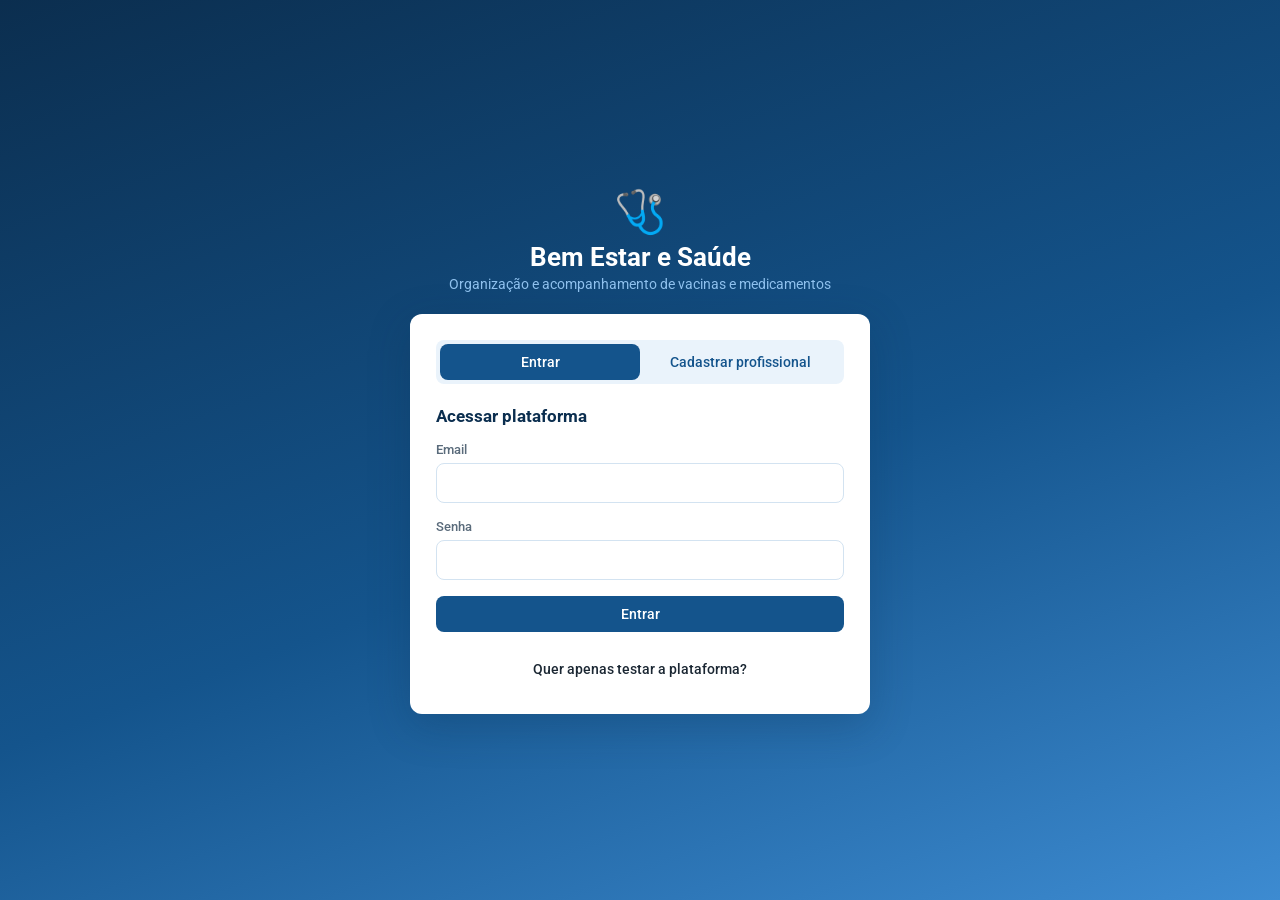
<file: index.html>
<!DOCTYPE html>
<html lang="pt-br">
<head>
<meta charset="UTF-8">
<meta name="viewport" content="width=device-width, initial-scale=1.0">
<title>Bem Estar e Saúde</title>
<link rel="preconnect" href="https://fonts.googleapis.com">
<link rel="preconnect" href="https://fonts.gstatic.com" crossorigin>
<link href="https://fonts.googleapis.com/css2?family=Roboto:wght@300;400;500;700&display=swap" rel="stylesheet">
<link rel="stylesheet" href="css/variaveis.css">
<link rel="stylesheet" href="css/estilo.css">
<link rel="stylesheet" href="css/login.css">
</head>
<body class="pagina-login">
  <div class="envelope-login">
    <div class="marca-login">
      <div class="simbolo-marca">🩺</div>
      <h1>Bem Estar e Saúde</h1>
      <p>Organização e acompanhamento de vacinas e medicamentos</p>
    </div>

    <div class="cartao-login">
      <div class="abas-login">
        <button type="button" id="abaEntrar" class="aba-login aba-login--ativa">Entrar</button>
        <button type="button" id="abaCadastrar" class="aba-login">Cadastrar profissional</button>
      </div>

      <form id="formularioEntrar" class="formulario-login">
        <h2>Acessar plataforma</h2>
        <div class="grupo-formulario">
          <label for="entrarEmail">Email</label>
          <input class="campo-texto" type="email" id="entrarEmail" required>
        </div>
        <div class="grupo-formulario">
          <label for="entrarSenha">Senha</label>
          <input class="campo-texto" type="password" id="entrarSenha" required>
        </div>
        <button type="submit" class="botao botao--primario botao--bloco">Entrar</button>
      </form>

      <form id="formularioCadastrar" class="formulario-login oculto">
        <h2>Cadastro de profissional</h2>
        <div class="rotulo-preview-foto grupo-formulario">
          <div id="previaFotoCadastro" class="avatar-iniciais avatar-grande">?</div>
          <div>
            <button type="button" id="botaoEscolherFoto" class="botao botao--secundario botao--pequeno">Escolher foto</button>
            <input type="file" id="entradaFotoCadastro" class="entrada-arquivo-oculta" accept="image/*">
          </div>
        </div>
        <div class="linha-formulario">
          <div class="grupo-formulario">
            <label for="cadastroNome">Nome completo</label>
            <input class="campo-texto" type="text" id="cadastroNome" required>
          </div>
          <div class="grupo-formulario">
            <label for="cadastroCpf">CPF</label>
            <input class="campo-texto" type="text" id="cadastroCpf" maxlength="14" placeholder="000.000.000-00" required>
            <span class="texto-erro-campo" id="erroCadastroCpf"></span>
          </div>
        </div>
        <div class="linha-formulario">
          <div class="grupo-formulario">
            <label for="cadastroEmail">Email</label>
            <input class="campo-texto" type="email" id="cadastroEmail" required>
            <span class="texto-erro-campo" id="erroCadastroEmail"></span>
          </div>
          <div class="grupo-formulario">
            <label for="cadastroNascimento">Data de nascimento</label>
            <input class="campo-texto" type="date" id="cadastroNascimento" required>
          </div>
        </div>
        <div class="grupo-formulario">
          <label for="cadastroCoren">Número do COREN</label>
          <input class="campo-texto" type="text" id="cadastroCoren" required>
        </div>
        <div class="linha-formulario">
          <div class="grupo-formulario">
            <label for="cadastroSenha">Senha</label>
            <input class="campo-texto" type="password" id="cadastroSenha" minlength="6" required>
          </div>
          <div class="grupo-formulario">
            <label for="cadastroRepetirSenha">Repetir senha</label>
            <input class="campo-texto" type="password" id="cadastroRepetirSenha" minlength="6" required>
            <span class="texto-erro-campo" id="erroCadastroSenha"></span>
          </div>
        </div>
        <button type="submit" class="botao botao--primario botao--bloco">Cadastrar</button>
      </form>

      <div class="rodape-login">
        <button type="button" id="botaoUsuariosExemplo" class="botao botao-exemplo">Quer apenas testar a plataforma?</button>
      </div>
    </div>
  </div>

  <div id="modalExemplos" class="sobreposicao-modal oculto">
    <div class="caixa-modal caixa-modal--estreita">
      <div class="cabecalho-modal">
        <h2>Usuários de exemplo</h2>
        <button type="button" class="botao-fechar-modal" id="fecharModalExemplos">&times;</button>
      </div>
      <div class="lista-credenciais" id="listaCredenciaisExemplo"></div>
    </div>
  </div>

<script src="js/utilitarios.js"></script>
<script src="js/armazenamento.js"></script>
<script src="js/autenticacao.js"></script>
<script src="js/login.js"></script>
</body>
</html>
</file>
<file: css/variaveis.css>
:root {
  --azul-escuro: #0B2E4F;
  --azul-principal: #14548C;
  --azul-medio: #3D8BD1;
  --azul-claro: #8FC1EE;
  --azul-claro-fundo: #EAF3FB;
  --azul-fundo-pagina: #F4F9FD;
  --branco: #FFFFFF;
  --texto-principal: #1B2733;
  --texto-secundario: #5A6B7B;
  --texto-claro: #FFFFFF;
  --borda: #D3E3F1;
  --sucesso: #2E9E5B;
  --sucesso-fundo: #E4F5EB;
  --alerta: #C8862B;
  --alerta-fundo: #FBF0DF;
  --erro: #C0392B;
  --erro-fundo: #FBE7E4;
  --sombra-cartao: 0 4px 16px rgba(11, 46, 79, 0.10);
  --sombra-modal: 0 12px 40px rgba(11, 46, 79, 0.25);
  --raio-borda: 12px;
  --raio-borda-pequeno: 8px;
  --fonte-principal: 'Roboto', Arial, sans-serif;
}

* {
  box-sizing: border-box;
}

html, body {
  margin: 0;
  padding: 0;
  font-family: var(--fonte-principal);
  background-color: var(--azul-fundo-pagina);
  color: var(--texto-principal);
}

h1, h2, h3, h4, p, ul, ol, figure {
  margin: 0;
}

ul {
  list-style: none;
  padding: 0;
}

a {
  color: var(--azul-principal);
  text-decoration: none;
}

button {
  font-family: var(--fonte-principal);
  cursor: pointer;
}

input, select, textarea {
  font-family: var(--fonte-principal);
}

.oculto {
  display: none !important;
}
</file>
<file: css/estilo.css>
.cabecalho {
  background-color: var(--azul-escuro);
  color: var(--texto-claro);
  padding: 14px 24px;
  display: flex;
  align-items: center;
  justify-content: space-between;
  box-shadow: 0 2px 10px rgba(11, 46, 79, 0.25);
  position: sticky;
  top: 0;
  z-index: 20;
}

.cabecalho-marca {
  display: flex;
  align-items: center;
  gap: 10px;
  font-size: 20px;
  font-weight: 700;
}

.cabecalho-marca span.material-simbolo {
  font-size: 26px;
}

.cabecalho-usuario {
  display: flex;
  align-items: center;
  gap: 14px;
}

.cabecalho-nome {
  font-size: 15px;
  font-weight: 500;
}

.cabecalho-navegacao {
  display: flex;
  align-items: center;
  gap: 10px;
}

.botao-hamburguer {
  display: none;
  flex-direction: column;
  justify-content: center;
  align-items: center;
  gap: 4px;
  width: 34px;
  height: 34px;
  padding: 0;
  border: none;
  border-radius: var(--raio-borda-pequeno);
  background-color: rgba(255, 255, 255, 0.12);
  flex-shrink: 0;
}

.botao-hamburguer span {
  display: block;
  width: 18px;
  height: 2px;
  background-color: var(--texto-claro);
  border-radius: 2px;
  transition: transform 0.2s ease, opacity 0.2s ease;
}

.botao-hamburguer--aberto span:nth-child(1) {
  transform: translateY(6px) rotate(45deg);
}

.botao-hamburguer--aberto span:nth-child(2) {
  opacity: 0;
}

.botao-hamburguer--aberto span:nth-child(3) {
  transform: translateY(-6px) rotate(-45deg);
}

.avatar {
  width: 42px;
  height: 42px;
  border-radius: 50%;
  object-fit: cover;
  border: 2px solid var(--azul-claro);
  background-color: var(--azul-medio);
}

.avatar-iniciais {
  width: 42px;
  height: 42px;
  border-radius: 50%;
  background-color: var(--azul-medio);
  color: var(--texto-claro);
  display: flex;
  align-items: center;
  justify-content: center;
  font-weight: 700;
  font-size: 15px;
  border: 2px solid var(--azul-claro);
}

.avatar-grande {
  width: 96px;
  height: 96px;
  font-size: 30px;
}

.conteudo-pagina {
  max-width: 1100px;
  margin: 0 auto;
  padding: 28px 20px 60px;
}

.secao {
  margin-bottom: 32px;
}

.secao-titulo {
  display: flex;
  align-items: center;
  justify-content: space-between;
  margin-bottom: 14px;
}

.secao-titulo h2 {
  font-size: 19px;
  color: var(--azul-escuro);
}

.botao {
  border: none;
  border-radius: var(--raio-borda-pequeno);
  padding: 10px 18px;
  font-size: 14px;
  font-weight: 500;
  transition: transform 0.08s ease, box-shadow 0.15s ease, background-color 0.15s ease;
}

.botao:active {
  transform: scale(0.97);
}

.botao--primario {
  background-color: var(--azul-principal);
  color: var(--texto-claro);
}

.botao--primario:hover {
  background-color: var(--azul-escuro);
}

.botao--secundario {
  background-color: var(--branco);
  color: var(--azul-principal);
  border: 1px solid var(--azul-principal);
}

.botao--secundario:hover {
  background-color: var(--azul-claro-fundo);
}

.botao--perigo {
  background-color: var(--erro);
  color: var(--texto-claro);
}

.botao--perigo:hover {
  opacity: 0.88;
}

.botao--texto {
  background: none;
  color: var(--azul-principal);
  padding: 6px 8px;
  font-weight: 500;
}

.botao--texto:hover {
  text-decoration: underline;
}

.botao--pequeno {
  padding: 6px 12px;
  font-size: 13px;
}

.botao--bloco {
  width: 100%;
}

.botao:disabled {
  opacity: 0.55;
  cursor: not-allowed;
}

.cartao {
  background-color: var(--branco);
  border-radius: var(--raio-borda);
  box-shadow: var(--sombra-cartao);
  padding: 20px;
  border: 1px solid var(--borda);
}

.grade-cartoes {
  display: grid;
  grid-template-columns: repeat(auto-fill, minmax(230px, 1fr));
  gap: 16px;
}

.cartao-paciente {
  cursor: pointer;
  display: flex;
  flex-direction: column;
  align-items: center;
  text-align: center;
  gap: 10px;
  transition: box-shadow 0.15s ease, transform 0.1s ease;
}

.cartao-paciente:hover {
  box-shadow: 0 8px 22px rgba(11, 46, 79, 0.18);
  transform: translateY(-2px);
}

.cartao-paciente h3 {
  font-size: 16px;
  color: var(--texto-principal);
}

.cartao-paciente p {
  font-size: 13px;
  color: var(--texto-secundario);
}

.grupo-formulario {
  margin-bottom: 16px;
  display: flex;
  flex-direction: column;
  gap: 6px;
}

.linha-formulario {
  display: grid;
  grid-template-columns: repeat(auto-fit, minmax(180px, 1fr));
  gap: 16px;
}

.grupo-formulario label {
  font-size: 13px;
  font-weight: 500;
  color: var(--texto-secundario);
}

.campo-texto,
.campo-selecao,
.campo-area {
  padding: 11px 13px;
  border: 1px solid var(--borda);
  border-radius: var(--raio-borda-pequeno);
  font-size: 14px;
  color: var(--texto-principal);
  background-color: var(--branco);
  width: 100%;
}

.campo-texto:focus,
.campo-selecao:focus,
.campo-area:focus {
  outline: none;
  border-color: var(--azul-medio);
  box-shadow: 0 0 0 3px rgba(61, 139, 209, 0.18);
}

.campo-area {
  resize: vertical;
  min-height: 70px;
}

.texto-ajuda {
  font-size: 12px;
  color: var(--texto-secundario);
}

.texto-erro-campo {
  font-size: 12px;
  color: var(--erro);
  min-height: 14px;
}

.rodape-formulario {
  display: flex;
  justify-content: flex-end;
  gap: 10px;
  margin-top: 10px;
}

.distintivo {
  display: inline-flex;
  align-items: center;
  gap: 5px;
  padding: 4px 10px;
  border-radius: 20px;
  font-size: 12px;
  font-weight: 500;
}

.distintivo--oral {
  background-color: var(--azul-claro-fundo);
  color: var(--azul-principal);
}

.distintivo--intravenosa {
  background-color: var(--erro-fundo);
  color: var(--erro);
}

.distintivo--pendente {
  background-color: var(--alerta-fundo);
  color: var(--alerta);
}

.distintivo--concluido,
.distintivo--administrado {
  background-color: var(--sucesso-fundo);
  color: var(--sucesso);
}

.lista-itens {
  display: flex;
  flex-direction: column;
  gap: 10px;
}

.item-lista {
  display: flex;
  align-items: center;
  justify-content: space-between;
  gap: 12px;
  padding: 14px 16px;
  border: 1px solid var(--borda);
  border-radius: var(--raio-borda-pequeno);
  background-color: var(--branco);
  flex-wrap: wrap;
}

.item-lista-info h4 {
  font-size: 14px;
  margin-bottom: 3px;
}

.item-lista-info p {
  font-size: 12.5px;
  color: var(--texto-secundario);
}

.item-lista-acoes {
  display: flex;
  gap: 8px;
  align-items: center;
  flex-wrap: wrap;
}

.mensagem-vazia {
  text-align: center;
  color: var(--texto-secundario);
  padding: 26px 10px;
  font-size: 14px;
}

.sobreposicao-modal {
  position: fixed;
  inset: 0;
  background-color: rgba(11, 46, 79, 0.45);
  display: flex;
  align-items: center;
  justify-content: center;
  z-index: 100;
  padding: 20px;
}

.caixa-modal {
  background-color: var(--branco);
  border-radius: var(--raio-borda);
  box-shadow: var(--sombra-modal);
  width: 100%;
  max-width: 560px;
  max-height: 90vh;
  overflow-y: auto;
  padding: 26px;
}

.caixa-modal--larga {
  max-width: 720px;
}

.caixa-modal--estreita {
  max-width: 420px;
}

.cabecalho-modal {
  display: flex;
  align-items: center;
  justify-content: space-between;
  margin-bottom: 18px;
}

.cabecalho-modal h2 {
  font-size: 18px;
  color: var(--azul-escuro);
}

.botao-fechar-modal {
  background: none;
  border: none;
  font-size: 22px;
  color: var(--texto-secundario);
  line-height: 1;
  padding: 4px 8px;
}

.abas {
  display: flex;
  gap: 4px;
  border-bottom: 1px solid var(--borda);
  margin-bottom: 20px;
}

.aba {
  background: none;
  border: none;
  padding: 10px 16px;
  font-size: 14px;
  color: var(--texto-secundario);
  border-bottom: 2px solid transparent;
}

.aba--ativa {
  color: var(--azul-principal);
  border-bottom-color: var(--azul-principal);
  font-weight: 500;
}

.area-notificacoes {
  position: fixed;
  top: 18px;
  right: 18px;
  display: flex;
  flex-direction: column;
  gap: 10px;
  z-index: 300;
}

.notificacao {
  padding: 13px 18px;
  border-radius: var(--raio-borda-pequeno);
  color: var(--texto-claro);
  font-size: 13.5px;
  box-shadow: var(--sombra-cartao);
  min-width: 220px;
  animation: entrarNotificacao 0.2s ease;
}

@keyframes entrarNotificacao {
  from { opacity: 0; transform: translateX(20px); }
  to { opacity: 1; transform: translateX(0); }
}

.notificacao--sucesso { background-color: var(--sucesso); }
.notificacao--erro { background-color: var(--erro); }
.notificacao--info { background-color: var(--azul-principal); }
.notificacao--alerta { background-color: var(--alerta); }

.caixa-alarme {
  border: 2px solid var(--alerta);
  animation: pulsarAlarme 1.1s infinite;
}

@keyframes pulsarAlarme {
  0%, 100% { box-shadow: 0 0 0 0 rgba(200, 134, 43, 0.45); }
  50% { box-shadow: 0 0 0 12px rgba(200, 134, 43, 0); }
}

.icone-alarme {
  font-size: 44px;
  text-align: center;
  display: block;
  margin-bottom: 10px;
}

.grade-duas-colunas {
  display: grid;
  grid-template-columns: 1fr 1fr;
  gap: 20px;
}

@media (max-width: 720px) {
  .grade-duas-colunas {
    grid-template-columns: 1fr;
  }
}

@media (max-width: 640px) {
  .cabecalho {
    padding: 12px 16px;
  }

  .cabecalho-nome {
    display: none;
  }

  .cabecalho-usuario {
    position: relative;
    gap: 10px;
  }

  .botao-hamburguer {
    display: flex;
  }

  .cabecalho-navegacao {
    display: none;
    position: absolute;
    top: calc(100% + 12px);
    right: 0;
    flex-direction: column;
    align-items: stretch;
    gap: 8px;
    width: 200px;
    padding: 12px;
    background-color: var(--azul-escuro);
    border-radius: var(--raio-borda-pequeno);
    box-shadow: var(--sombra-modal);
    z-index: 60;
  }

  .cabecalho-navegacao--aberta {
    display: flex;
  }

  .conteudo-pagina {
    padding: 20px 14px 44px;
  }
}

@media (max-width: 480px) {
  .cabecalho-marca {
    font-size: 16px;
    gap: 6px;
  }

  .sobreposicao-modal {
    padding: 10px;
  }

  .caixa-modal {
    padding: 18px;
    border-radius: 10px;
  }

  .cartao {
    padding: 16px;
  }

  .avatar-grande {
    width: 76px;
    height: 76px;
    font-size: 24px;
  }
}

.chip-info {
  display: inline-block;
  background-color: var(--azul-claro-fundo);
  color: var(--azul-principal);
  padding: 8px 12px;
  border-radius: var(--raio-borda-pequeno);
  font-size: 13px;
  margin-right: 8px;
  margin-bottom: 8px;
}

.grade-sinais-vitais {
  display: grid;
  grid-template-columns: repeat(auto-fill, minmax(120px, 1fr));
  gap: 10px;
  margin-bottom: 16px;
}

.sinal-vital {
  background-color: var(--azul-claro-fundo);
  border-radius: var(--raio-borda-pequeno);
  padding: 10px 12px;
  text-align: center;
}

.sinal-vital span {
  display: block;
}

.sinal-vital .rotulo-sinal {
  font-size: 11px;
  color: var(--texto-secundario);
  text-transform: uppercase;
  letter-spacing: 0.4px;
}

.sinal-vital .valor-sinal {
  font-size: 15px;
  font-weight: 700;
  color: var(--azul-escuro);
  margin-top: 2px;
}

.bloco-texto-livre {
  background-color: var(--azul-fundo-pagina);
  border-radius: var(--raio-borda-pequeno);
  padding: 12px 14px;
  font-size: 13.5px;
  color: var(--texto-principal);
  white-space: pre-wrap;
  border: 1px solid var(--borda);
}

.rotulo-preview-foto {
  display: flex;
  align-items: center;
  gap: 14px;
}

.envelope-perfil {
  max-width: 640px;
  margin: 0 auto;
  display: flex;
  flex-direction: column;
  gap: 20px;
}

.subtitulo-bloco-info {
  font-size: 14px;
  font-weight: 500;
  color: var(--azul-escuro);
  margin-bottom: 10px;
  margin-top: 22px;
}

.subtitulo-bloco-info:first-of-type {
  margin-top: 0;
}

.entrada-arquivo-oculta {
  display: none;
}
</file>
<file: css/login.css>
body.pagina-login {
  min-height: 100vh;
  background: linear-gradient(160deg, var(--azul-escuro) 0%, var(--azul-principal) 55%, var(--azul-medio) 100%);
  display: flex;
  align-items: center;
  justify-content: center;
  padding: 30px 16px;
}

.envelope-login {
  width: 100%;
  max-width: 460px;
}

.marca-login {
  text-align: center;
  color: var(--texto-claro);
  margin-bottom: 22px;
}

.marca-login .simbolo-marca {
  font-size: 42px;
}

.marca-login h1 {
  font-size: 26px;
  font-weight: 700;
  margin-top: 6px;
}

.marca-login p {
  font-size: 13.5px;
  color: var(--azul-claro);
  margin-top: 4px;
}

.cartao-login {
  background-color: var(--branco);
  border-radius: var(--raio-borda);
  box-shadow: var(--sombra-modal);
  padding: 26px;
}

.abas-login {
  display: flex;
  margin-bottom: 22px;
  border-radius: var(--raio-borda-pequeno);
  background-color: var(--azul-claro-fundo);
  padding: 4px;
}

.aba-login {
  flex: 1;
  border: none;
  background: none;
  padding: 10px;
  font-size: 14px;
  font-weight: 500;
  color: var(--azul-principal);
  border-radius: var(--raio-borda-pequeno);
}

.aba-login--ativa {
  background-color: var(--azul-principal);
  color: var(--texto-claro);
}

.formulario-login h2 {
  font-size: 17px;
  color: var(--azul-escuro);
  margin-bottom: 16px;
}

.rodape-login {
  text-align: center;
  margin-top: 18px;
}

.rodape-login p {
  color: var(--azul-claro);
  font-size: 13px;
  margin-bottom: 8px;
}

.botao-exemplo {
  background-color: rgba(255, 255, 255, 0.12);
  color: var(--texto-principal);
  border: 1px solid rgba(255, 255, 255, 0.4);
}

.botao-exemplo:hover {
  background-color: rgba(255, 255, 255, 0.22);
}

.lista-credenciais {
  display: flex;
  flex-direction: column;
  gap: 14px;
}

.credencial-exemplo {
  background-color: var(--azul-claro-fundo);
  border-radius: var(--raio-borda-pequeno);
  padding: 14px 16px;
}

.credencial-exemplo h4 {
  font-size: 13.5px;
  color: var(--azul-escuro);
  margin-bottom: 6px;
}

.credencial-exemplo p {
  font-size: 13px;
  color: var(--texto-principal);
  line-height: 1.5;
}

.credencial-exemplo strong {
  color: var(--azul-principal);
}

@media (max-width: 480px) {
  body.pagina-login {
    padding: 18px 10px;
  }

  .cartao-login {
    padding: 18px;
  }

  .marca-login .simbolo-marca {
    font-size: 34px;
  }

  .marca-login h1 {
    font-size: 21px;
  }

  .aba-login {
    font-size: 12.5px;
    padding: 8px 4px;
  }
}
</file>
<file: profissional/paciente-detalhe.css>
.cabecalho-pagina-paciente {
  display: flex;
  align-items: center;
  gap: 14px;
  margin-bottom: 26px;
  flex-wrap: wrap;
}

.cabecalho-pagina-paciente h1 {
  font-size: 21px;
  color: var(--azul-escuro);
}

.cabecalho-pagina-paciente p {
  font-size: 13px;
  color: var(--texto-secundario);
}

.cartao-vacina {
  margin-bottom: 16px;
}

.cabecalho-vacina {
  display: flex;
  justify-content: space-between;
  align-items: flex-start;
  gap: 10px;
  flex-wrap: wrap;
  margin-bottom: 6px;
}

.cabecalho-vacina h3 {
  font-size: 15px;
  color: var(--texto-principal);
}

.cabecalho-vacina p {
  font-size: 12.5px;
  color: var(--texto-secundario);
  margin-top: 3px;
}

.acoes-vacina {
  display: flex;
  gap: 8px;
  flex-wrap: wrap;
}

.lista-reforcos {
  margin-top: 14px;
  padding-top: 14px;
  border-top: 1px dashed var(--borda);
}

.titulo-reforcos {
  font-size: 12.5px;
  font-weight: 500;
  color: var(--azul-principal);
  margin-bottom: 8px;
  text-transform: uppercase;
  letter-spacing: 0.4px;
}
</file>
